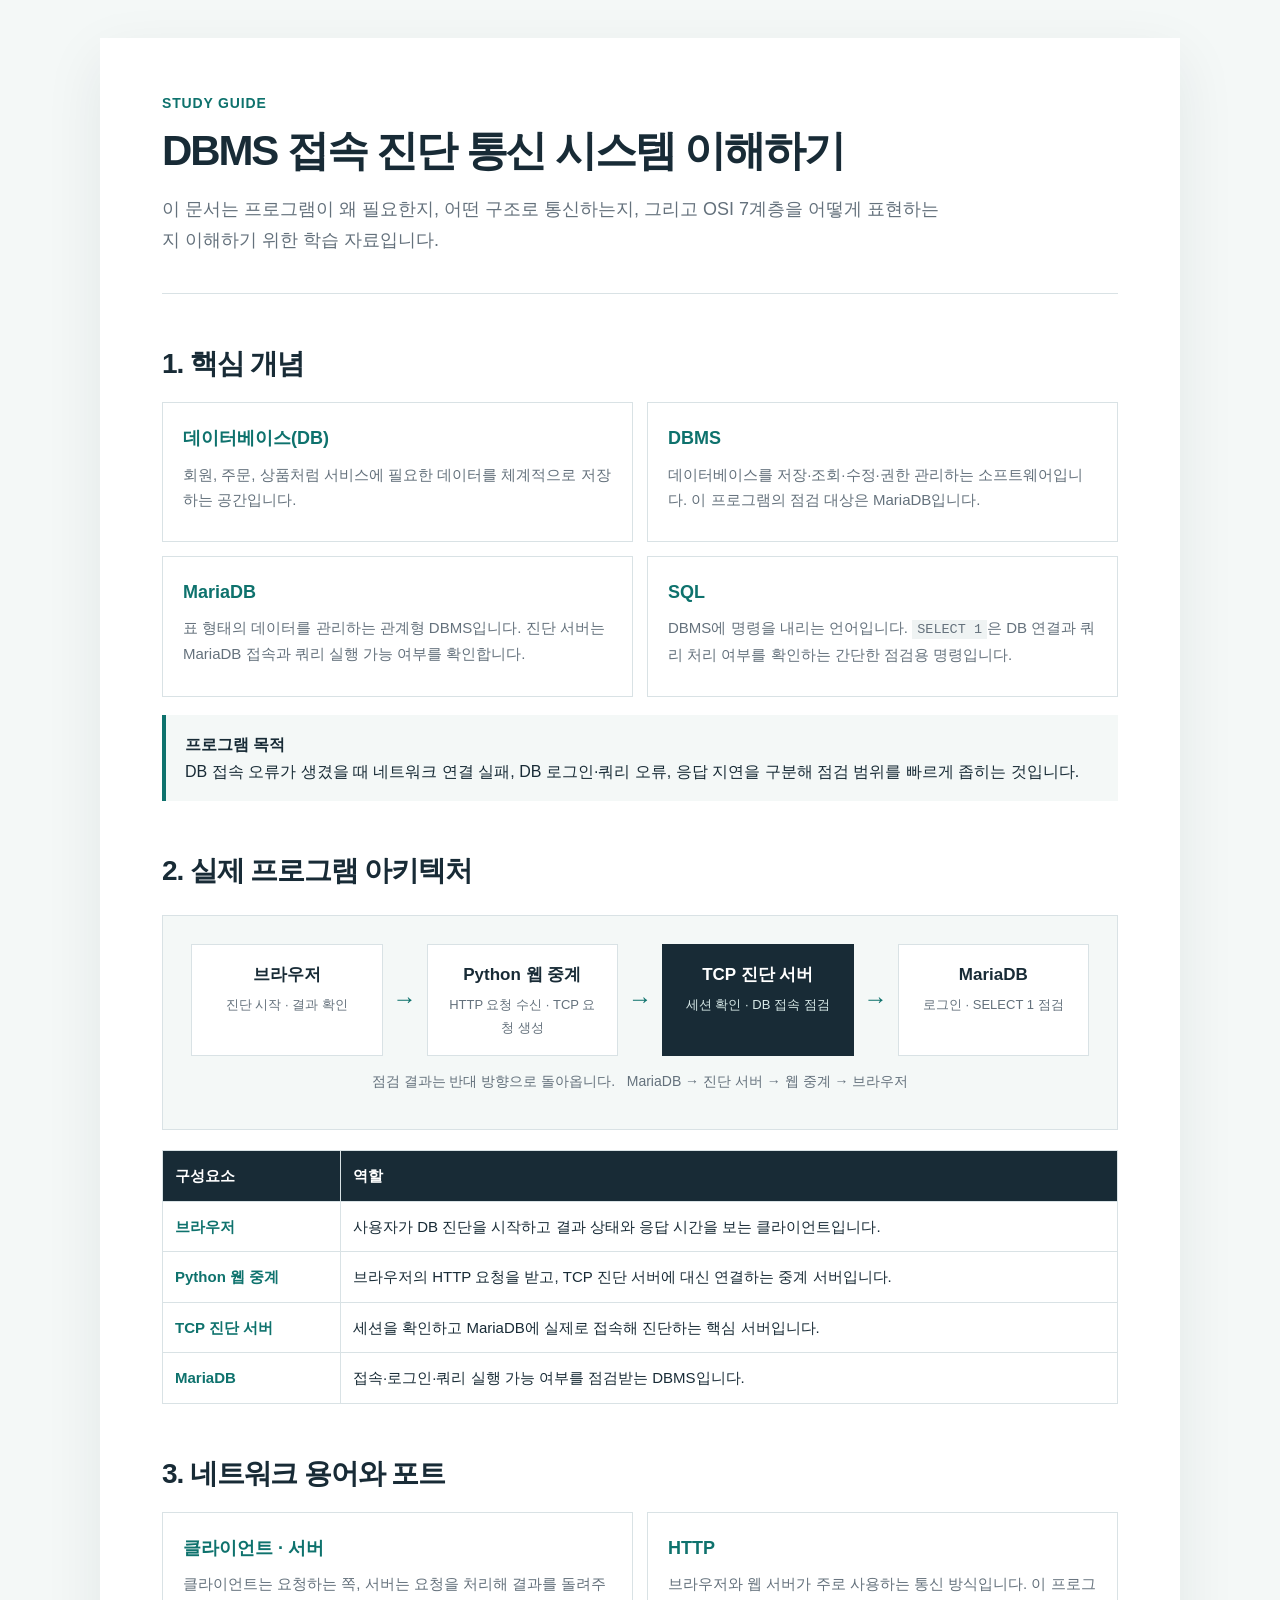
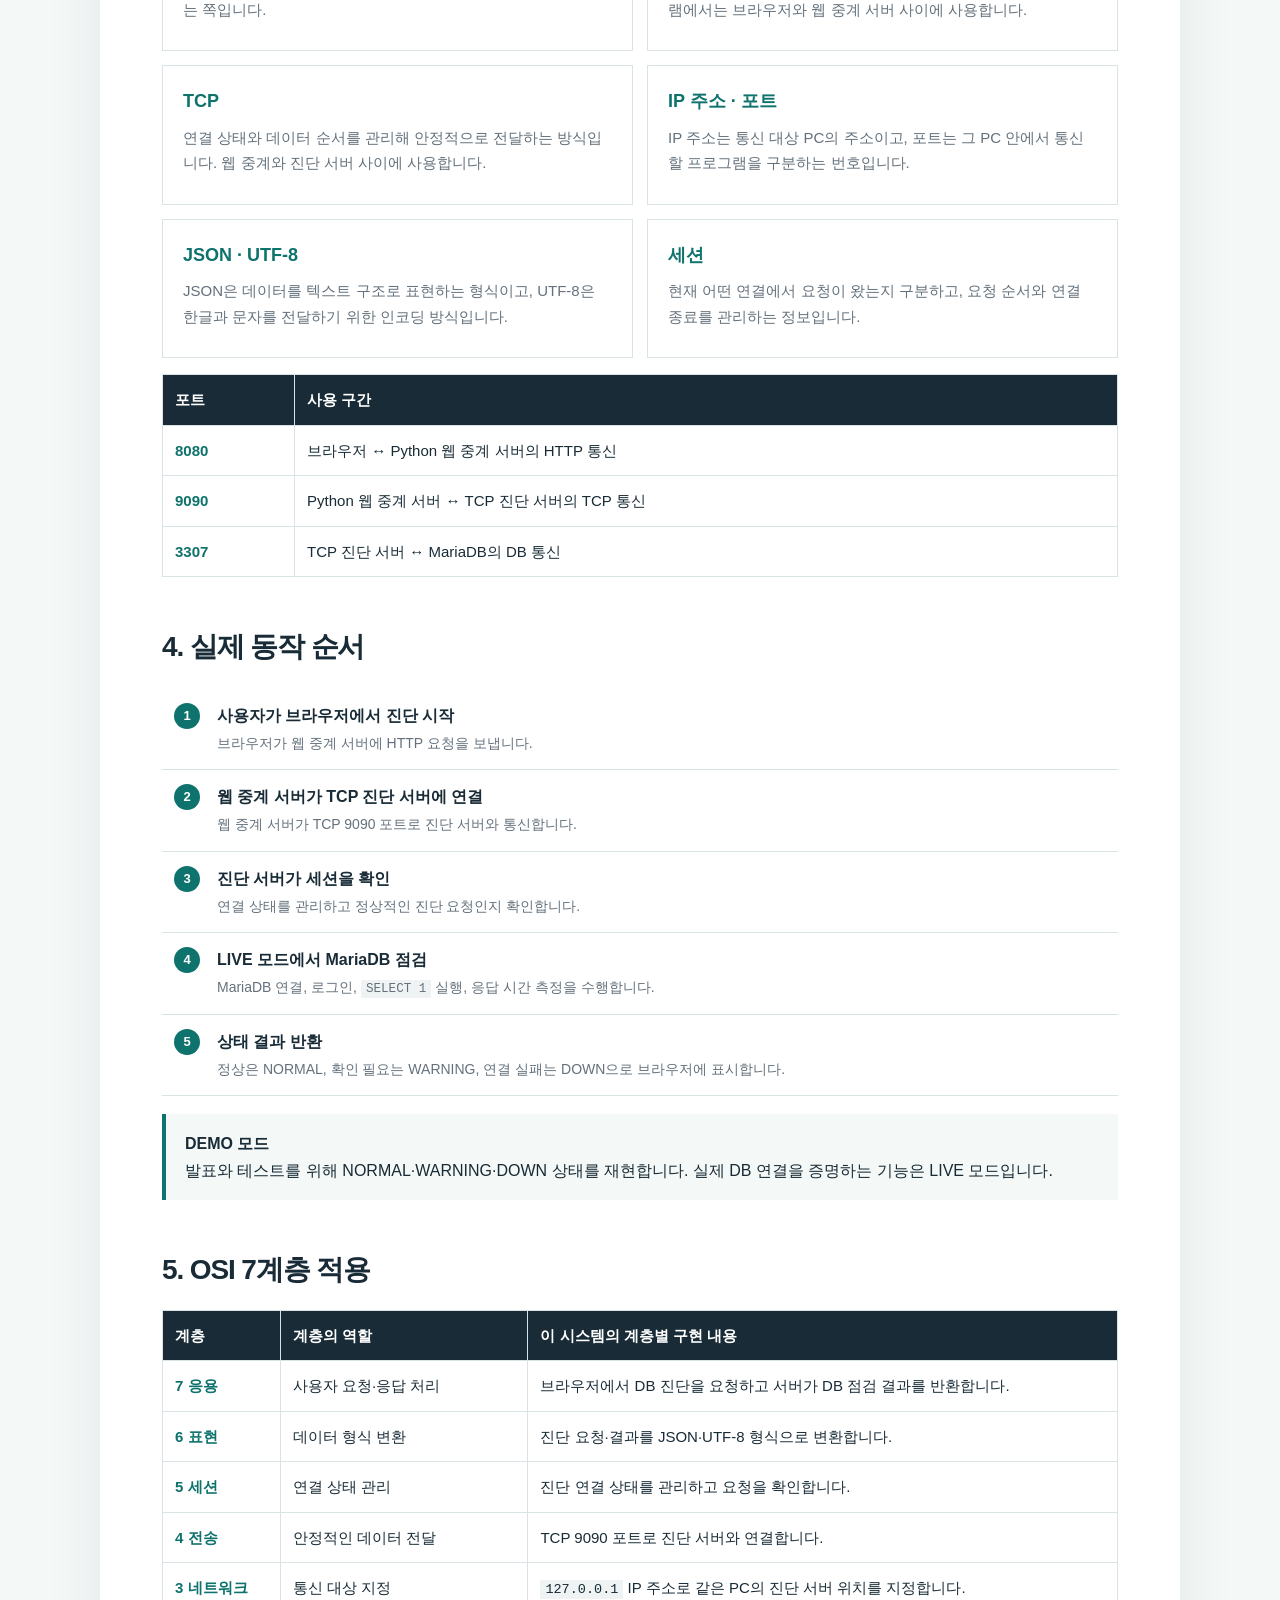
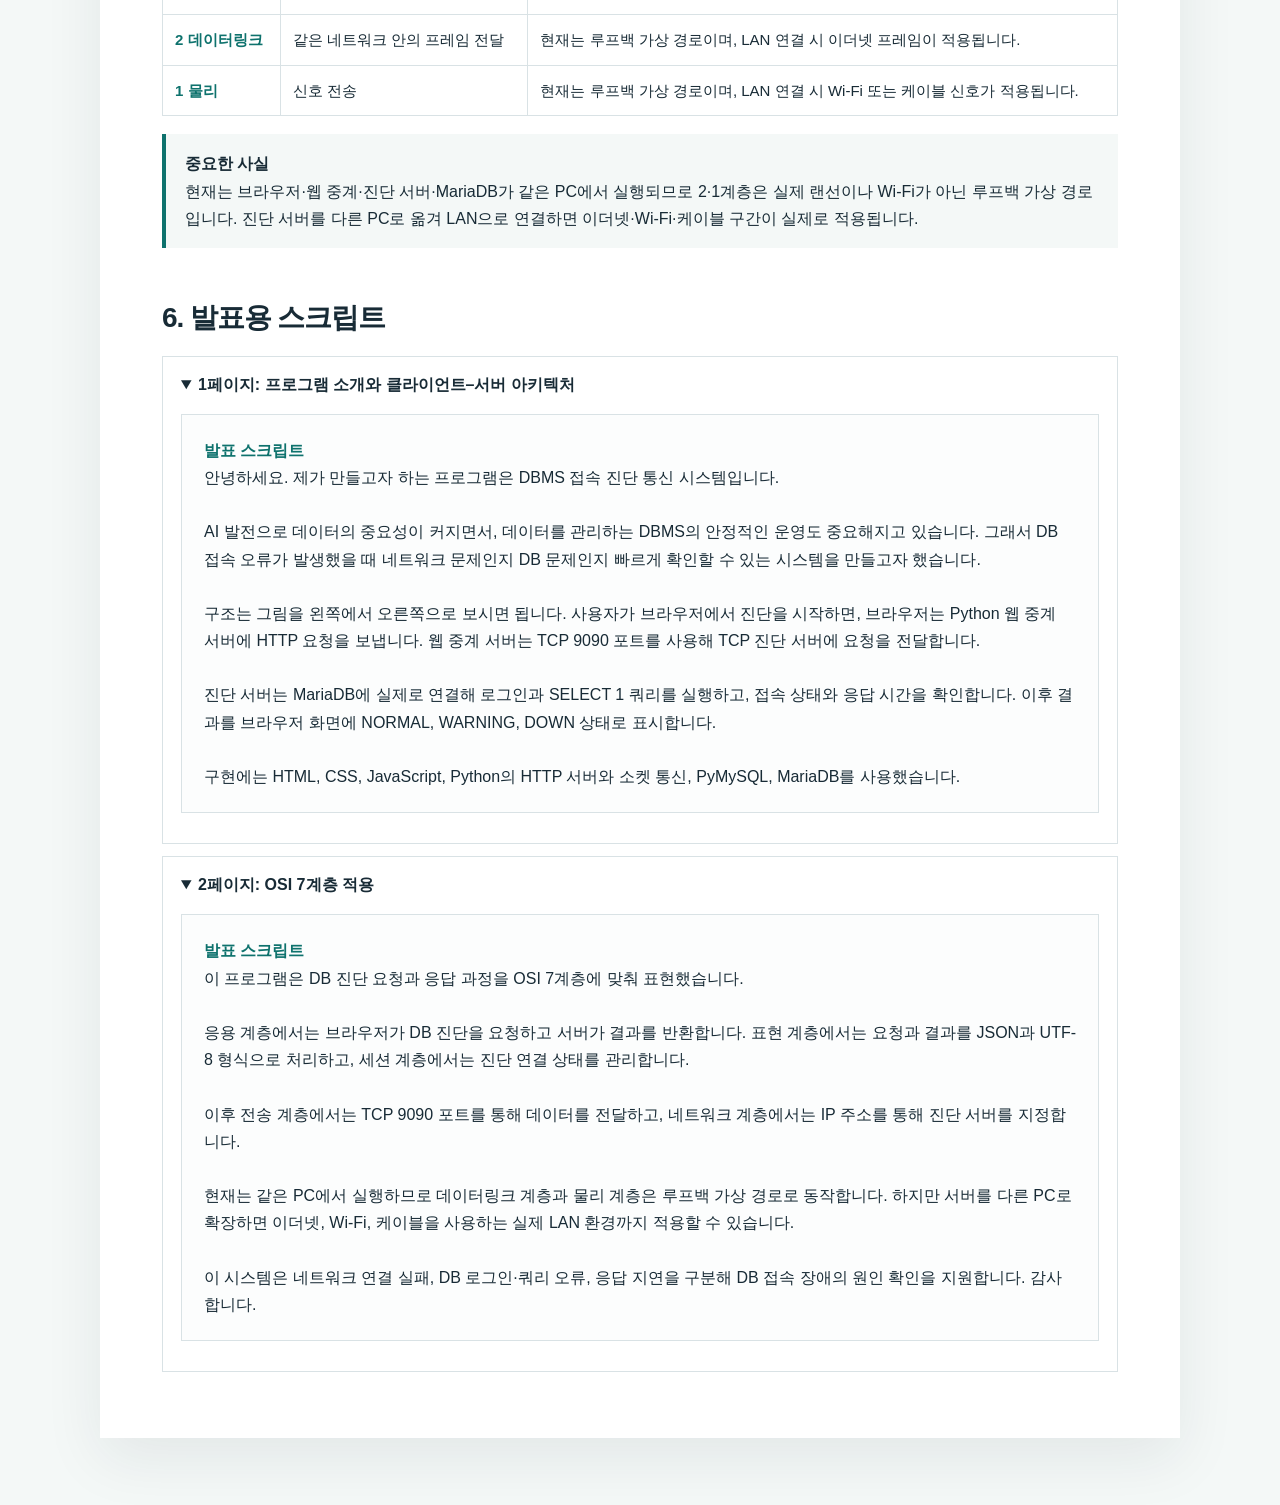
<file: app/static/guide.html>
<!doctype html>
<html lang="ko">
<head>
  <meta charset="utf-8">
  <meta name="viewport" content="width=device-width, initial-scale=1">
  <title>DBMS 접속 진단 통신 시스템 이해하기</title>
  <style>
    :root{--ink:#182b36;--muted:#64717c;--line:#d9e2e5;--accent:#0e726d;--soft:#f4f8f7;--paper:#fff}
    *{box-sizing:border-box} html{scroll-behavior:smooth} body{margin:0;background:var(--soft);color:var(--ink);font-family:"Noto Sans KR","Malgun Gothic",Arial,sans-serif;line-height:1.7}
    main{width:min(1080px,calc(100% - 36px));margin:38px auto 70px;background:var(--paper);padding:54px 62px;box-shadow:0 20px 56px rgba(24,43,54,.08)}
    .eyebrow{margin:0 0 10px;color:var(--accent);font-size:14px;font-weight:800;letter-spacing:.06em}.lead{max-width:780px;margin:18px 0 0;color:var(--muted);font-size:18px}.divider{height:1px;background:var(--line);margin:38px 0}
    h1{font-size:42px;letter-spacing:-.05em;line-height:1.2;margin:0}h2{font-size:28px;letter-spacing:-.04em;margin:46px 0 14px}h3{font-size:18px;margin:0 0 8px;color:var(--accent)} p{margin:8px 0}.note{margin:18px 0;padding:16px 19px;border-left:4px solid var(--accent);background:var(--soft)}
    .grid{display:grid;grid-template-columns:repeat(2,1fr);gap:14px}.card{border:1px solid var(--line);padding:20px;background:#fff}.card p{color:var(--muted);font-size:15px}.architecture{margin:20px 0;padding:28px;background:var(--soft);border:1px solid var(--line);overflow:auto}.path{display:flex;align-items:stretch;gap:10px;min-width:760px}.node{flex:1;background:#fff;border:1px solid var(--line);padding:16px;text-align:center}.node.main{background:var(--ink);border-color:var(--ink);color:white}.node strong{display:block;font-size:17px}.node span{display:block;margin-top:5px;font-size:13px;color:var(--muted)}.node.main span{color:#d6e8e7}.arrow{display:flex;align-items:center;color:var(--accent);font-size:24px;font-weight:bold}.back{margin-top:14px;text-align:center;color:var(--muted);font-size:14px}
    table{border-collapse:collapse;width:100%;margin:16px 0;font-size:15px}th{background:var(--ink);color:#fff;text-align:left}th,td{border:1px solid var(--line);padding:12px;vertical-align:top}td:first-child{font-weight:800;color:var(--accent);white-space:nowrap}ol.steps{padding:0;margin:18px 0;list-style:none;counter-reset:step}.steps li{position:relative;padding:13px 16px 13px 55px;border-bottom:1px solid var(--line);counter-increment:step}.steps li::before{content:counter(step);position:absolute;left:12px;top:14px;width:26px;height:26px;border-radius:50%;background:var(--accent);color:#fff;text-align:center;line-height:26px;font-weight:700;font-size:13px}
    code{font-family:Consolas,monospace;background:#eff3f3;padding:2px 5px;font-size:.9em}.script{margin:16px 0;padding:22px;border:1px solid var(--line);background:#fcfdfd;white-space:pre-line}.script b{color:var(--accent)}details{border:1px solid var(--line);padding:14px 18px;margin:12px 0}summary{cursor:pointer;font-weight:800;color:var(--ink)}.small{font-size:14px;color:var(--muted)}
    @media(max-width:720px){main{width:100%;margin:0;padding:32px 22px;box-shadow:none}.grid{grid-template-columns:1fr}h1{font-size:34px}.path{min-width:0;flex-direction:column}.arrow{justify-content:center;transform:rotate(90deg);height:22px}.node{min-height:82px}table{font-size:13px}th,td{padding:8px}}
  </style>
</head>
<body>
<main>
  <p class="eyebrow">STUDY GUIDE</p>
  <h1>DBMS 접속 진단 통신 시스템 이해하기</h1>
  <p class="lead">이 문서는 프로그램이 왜 필요한지, 어떤 구조로 통신하는지, 그리고 OSI 7계층을 어떻게 표현하는지 이해하기 위한 학습 자료입니다.</p>

  <div class="divider"></div>
  <h2>1. 핵심 개념</h2>
  <div class="grid">
    <section class="card"><h3>데이터베이스(DB)</h3><p>회원, 주문, 상품처럼 서비스에 필요한 데이터를 체계적으로 저장하는 공간입니다.</p></section>
    <section class="card"><h3>DBMS</h3><p>데이터베이스를 저장·조회·수정·권한 관리하는 소프트웨어입니다. 이 프로그램의 점검 대상은 MariaDB입니다.</p></section>
    <section class="card"><h3>MariaDB</h3><p>표 형태의 데이터를 관리하는 관계형 DBMS입니다. 진단 서버는 MariaDB 접속과 쿼리 실행 가능 여부를 확인합니다.</p></section>
    <section class="card"><h3>SQL</h3><p>DBMS에 명령을 내리는 언어입니다. <code>SELECT 1</code>은 DB 연결과 쿼리 처리 여부를 확인하는 간단한 점검용 명령입니다.</p></section>
  </div>
  <div class="note"><b>프로그램 목적</b><br>DB 접속 오류가 생겼을 때 네트워크 연결 실패, DB 로그인·쿼리 오류, 응답 지연을 구분해 점검 범위를 빠르게 좁히는 것입니다.</div>

  <h2>2. 실제 프로그램 아키텍처</h2>
  <div class="architecture">
    <div class="path">
      <div class="node"><strong>브라우저</strong><span>진단 시작 · 결과 확인</span></div><div class="arrow">→</div>
      <div class="node"><strong>Python 웹 중계</strong><span>HTTP 요청 수신 · TCP 요청 생성</span></div><div class="arrow">→</div>
      <div class="node main"><strong>TCP 진단 서버</strong><span>세션 확인 · DB 접속 점검</span></div><div class="arrow">→</div>
      <div class="node"><strong>MariaDB</strong><span>로그인 · SELECT 1 점검</span></div>
    </div>
    <p class="back">점검 결과는 반대 방향으로 돌아옵니다. &nbsp; MariaDB → 진단 서버 → 웹 중계 → 브라우저</p>
  </div>
  <table>
    <thead><tr><th>구성요소</th><th>역할</th></tr></thead>
    <tbody>
      <tr><td>브라우저</td><td>사용자가 DB 진단을 시작하고 결과 상태와 응답 시간을 보는 클라이언트입니다.</td></tr>
      <tr><td>Python 웹 중계</td><td>브라우저의 HTTP 요청을 받고, TCP 진단 서버에 대신 연결하는 중계 서버입니다.</td></tr>
      <tr><td>TCP 진단 서버</td><td>세션을 확인하고 MariaDB에 실제로 접속해 진단하는 핵심 서버입니다.</td></tr>
      <tr><td>MariaDB</td><td>접속·로그인·쿼리 실행 가능 여부를 점검받는 DBMS입니다.</td></tr>
    </tbody>
  </table>

  <h2>3. 네트워크 용어와 포트</h2>
  <div class="grid">
    <section class="card"><h3>클라이언트 · 서버</h3><p>클라이언트는 요청하는 쪽, 서버는 요청을 처리해 결과를 돌려주는 쪽입니다.</p></section>
    <section class="card"><h3>HTTP</h3><p>브라우저와 웹 서버가 주로 사용하는 통신 방식입니다. 이 프로그램에서는 브라우저와 웹 중계 서버 사이에 사용합니다.</p></section>
    <section class="card"><h3>TCP</h3><p>연결 상태와 데이터 순서를 관리해 안정적으로 전달하는 방식입니다. 웹 중계와 진단 서버 사이에 사용합니다.</p></section>
    <section class="card"><h3>IP 주소 · 포트</h3><p>IP 주소는 통신 대상 PC의 주소이고, 포트는 그 PC 안에서 통신할 프로그램을 구분하는 번호입니다.</p></section>
    <section class="card"><h3>JSON · UTF-8</h3><p>JSON은 데이터를 텍스트 구조로 표현하는 형식이고, UTF-8은 한글과 문자를 전달하기 위한 인코딩 방식입니다.</p></section>
    <section class="card"><h3>세션</h3><p>현재 어떤 연결에서 요청이 왔는지 구분하고, 요청 순서와 연결 종료를 관리하는 정보입니다.</p></section>
  </div>
  <table>
    <thead><tr><th>포트</th><th>사용 구간</th></tr></thead>
    <tbody>
      <tr><td>8080</td><td>브라우저 ↔ Python 웹 중계 서버의 HTTP 통신</td></tr>
      <tr><td>9090</td><td>Python 웹 중계 서버 ↔ TCP 진단 서버의 TCP 통신</td></tr>
      <tr><td>3307</td><td>TCP 진단 서버 ↔ MariaDB의 DB 통신</td></tr>
    </tbody>
  </table>

  <h2>4. 실제 동작 순서</h2>
  <ol class="steps">
    <li><b>사용자가 브라우저에서 진단 시작</b><br><span class="small">브라우저가 웹 중계 서버에 HTTP 요청을 보냅니다.</span></li>
    <li><b>웹 중계 서버가 TCP 진단 서버에 연결</b><br><span class="small">웹 중계 서버가 TCP 9090 포트로 진단 서버와 통신합니다.</span></li>
    <li><b>진단 서버가 세션을 확인</b><br><span class="small">연결 상태를 관리하고 정상적인 진단 요청인지 확인합니다.</span></li>
    <li><b>LIVE 모드에서 MariaDB 점검</b><br><span class="small">MariaDB 연결, 로그인, <code>SELECT 1</code> 실행, 응답 시간 측정을 수행합니다.</span></li>
    <li><b>상태 결과 반환</b><br><span class="small">정상은 NORMAL, 확인 필요는 WARNING, 연결 실패는 DOWN으로 브라우저에 표시합니다.</span></li>
  </ol>
  <div class="note"><b>DEMO 모드</b><br>발표와 테스트를 위해 NORMAL·WARNING·DOWN 상태를 재현합니다. 실제 DB 연결을 증명하는 기능은 LIVE 모드입니다.</div>

  <h2>5. OSI 7계층 적용</h2>
  <table>
    <thead><tr><th>계층</th><th>계층의 역할</th><th>이 시스템의 계층별 구현 내용</th></tr></thead>
    <tbody>
      <tr><td>7 응용</td><td>사용자 요청·응답 처리</td><td>브라우저에서 DB 진단을 요청하고 서버가 DB 점검 결과를 반환합니다.</td></tr>
      <tr><td>6 표현</td><td>데이터 형식 변환</td><td>진단 요청·결과를 JSON·UTF-8 형식으로 변환합니다.</td></tr>
      <tr><td>5 세션</td><td>연결 상태 관리</td><td>진단 연결 상태를 관리하고 요청을 확인합니다.</td></tr>
      <tr><td>4 전송</td><td>안정적인 데이터 전달</td><td>TCP 9090 포트로 진단 서버와 연결합니다.</td></tr>
      <tr><td>3 네트워크</td><td>통신 대상 지정</td><td><code>127.0.0.1</code> IP 주소로 같은 PC의 진단 서버 위치를 지정합니다.</td></tr>
      <tr><td>2 데이터링크</td><td>같은 네트워크 안의 프레임 전달</td><td>현재는 루프백 가상 경로이며, LAN 연결 시 이더넷 프레임이 적용됩니다.</td></tr>
      <tr><td>1 물리</td><td>신호 전송</td><td>현재는 루프백 가상 경로이며, LAN 연결 시 Wi-Fi 또는 케이블 신호가 적용됩니다.</td></tr>
    </tbody>
  </table>
  <div class="note"><b>중요한 사실</b><br>현재는 브라우저·웹 중계·진단 서버·MariaDB가 같은 PC에서 실행되므로 2·1계층은 실제 랜선이나 Wi-Fi가 아닌 루프백 가상 경로입니다. 진단 서버를 다른 PC로 옮겨 LAN으로 연결하면 이더넷·Wi-Fi·케이블 구간이 실제로 적용됩니다.</div>

  <h2>6. 발표용 스크립트</h2>
  <details open>
    <summary>1페이지: 프로그램 소개와 클라이언트–서버 아키텍처</summary>
    <div class="script"><b>발표 스크립트</b>
안녕하세요. 제가 만들고자 하는 프로그램은 DBMS 접속 진단 통신 시스템입니다.

AI 발전으로 데이터의 중요성이 커지면서, 데이터를 관리하는 DBMS의 안정적인 운영도 중요해지고 있습니다. 그래서 DB 접속 오류가 발생했을 때 네트워크 문제인지 DB 문제인지 빠르게 확인할 수 있는 시스템을 만들고자 했습니다.

구조는 그림을 왼쪽에서 오른쪽으로 보시면 됩니다. 사용자가 브라우저에서 진단을 시작하면, 브라우저는 Python 웹 중계 서버에 HTTP 요청을 보냅니다. 웹 중계 서버는 TCP 9090 포트를 사용해 TCP 진단 서버에 요청을 전달합니다.

진단 서버는 MariaDB에 실제로 연결해 로그인과 SELECT 1 쿼리를 실행하고, 접속 상태와 응답 시간을 확인합니다. 이후 결과를 브라우저 화면에 NORMAL, WARNING, DOWN 상태로 표시합니다.

구현에는 HTML, CSS, JavaScript, Python의 HTTP 서버와 소켓 통신, PyMySQL, MariaDB를 사용했습니다.</div>
  </details>
  <details open>
    <summary>2페이지: OSI 7계층 적용</summary>
    <div class="script"><b>발표 스크립트</b>
이 프로그램은 DB 진단 요청과 응답 과정을 OSI 7계층에 맞춰 표현했습니다.

응용 계층에서는 브라우저가 DB 진단을 요청하고 서버가 결과를 반환합니다. 표현 계층에서는 요청과 결과를 JSON과 UTF-8 형식으로 처리하고, 세션 계층에서는 진단 연결 상태를 관리합니다.

이후 전송 계층에서는 TCP 9090 포트를 통해 데이터를 전달하고, 네트워크 계층에서는 IP 주소를 통해 진단 서버를 지정합니다.

현재는 같은 PC에서 실행하므로 데이터링크 계층과 물리 계층은 루프백 가상 경로로 동작합니다. 하지만 서버를 다른 PC로 확장하면 이더넷, Wi-Fi, 케이블을 사용하는 실제 LAN 환경까지 적용할 수 있습니다.

이 시스템은 네트워크 연결 실패, DB 로그인·쿼리 오류, 응답 지연을 구분해 DB 접속 장애의 원인 확인을 지원합니다. 감사합니다.</div>
  </details>
</main>
</body>
</html>
</file>
